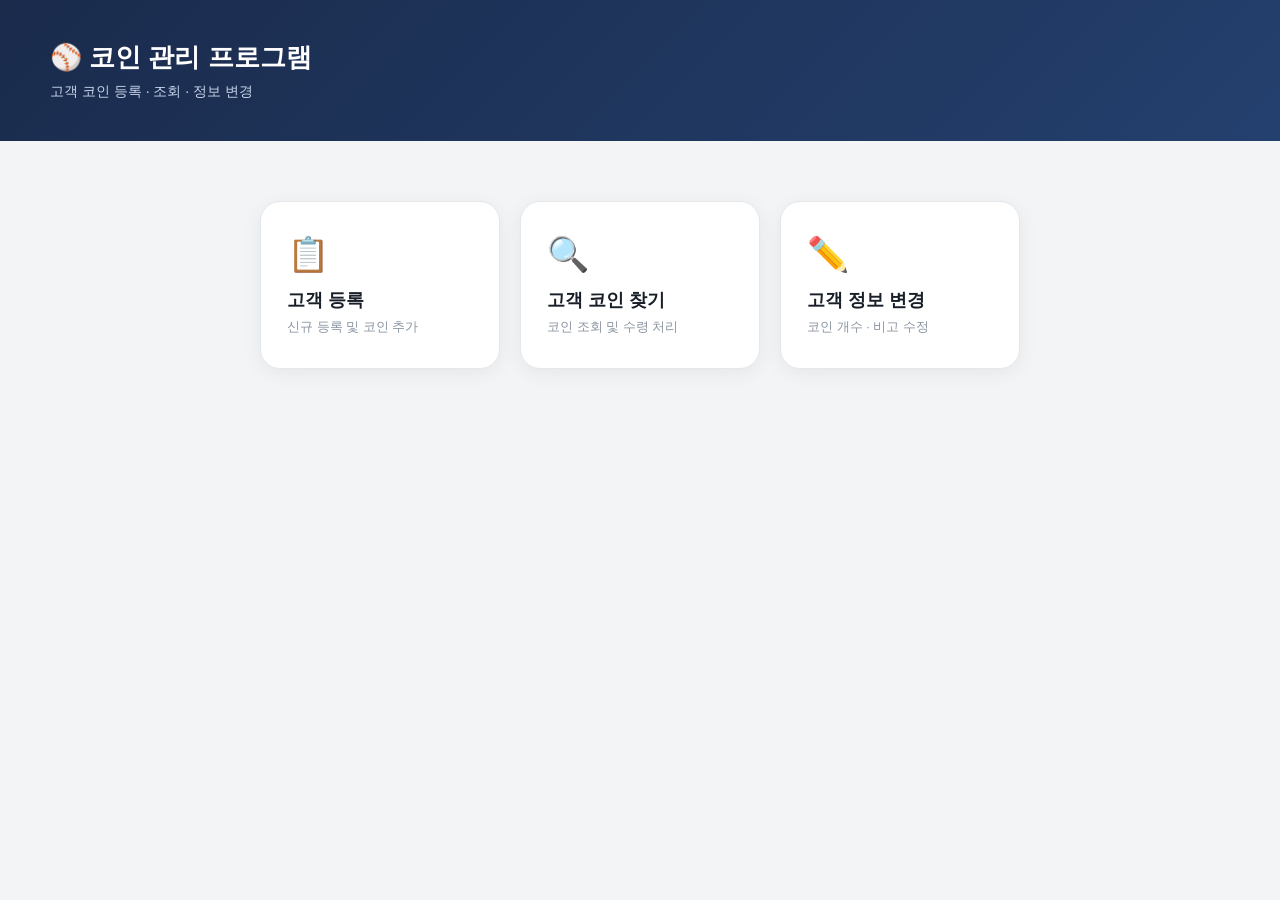
<file: templates/index.html>
<!DOCTYPE html>
<html lang="ko">
<head>
<meta charset="UTF-8">
<title>코인 관리 프로그램</title>
<link rel="stylesheet" href="/static/style.css">
</head>
<body>
  <div class="header">
    <h1>⚾ 코인 관리 프로그램</h1>
    <p>고객 코인 등록 · 조회 · 정보 변경</p>
  </div>
  <div class="container">
    <div class="menu-grid">
      <a class="menu-card" href="/register">
        <span class="icon">📋</span>
        <h3>고객 등록</h3>
        <p>신규 등록 및 코인 추가</p>
      </a>
      <a class="menu-card" href="/search">
        <span class="icon">🔍</span>
        <h3>고객 코인 찾기</h3>
        <p>코인 조회 및 수령 처리</p>
      </a>
      <a class="menu-card" href="/edit">
        <span class="icon">✏️</span>
        <h3>고객 정보 변경</h3>
        <p>코인 개수 · 비고 수정</p>
      </a>
    </div>
  </div>
</body>
</html>
</file>
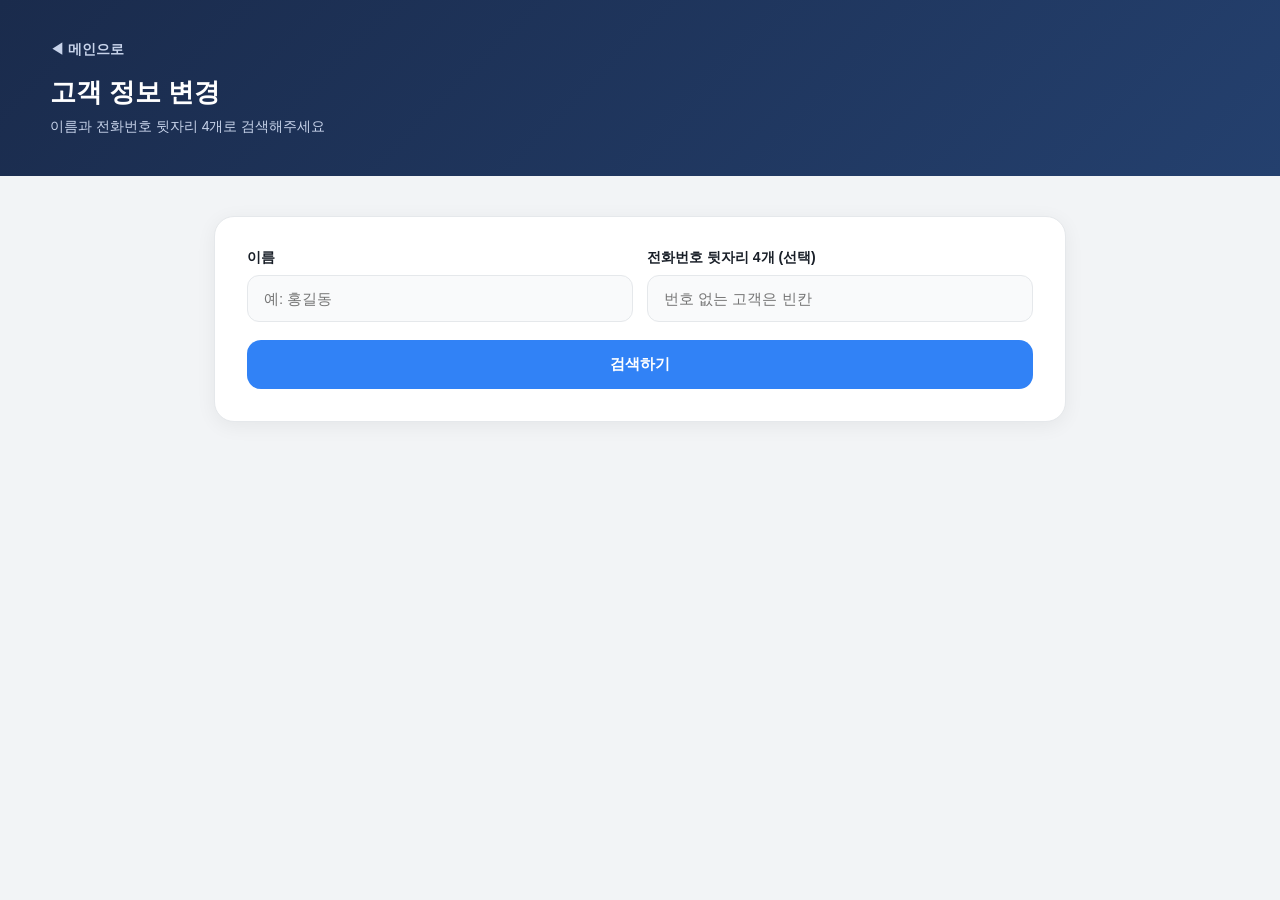
<file: templates/edit.html>
<!DOCTYPE html>
<html lang="ko">
<head>
<meta charset="UTF-8">
<title>고객 정보 변경</title>
<link rel="stylesheet" href="/static/style.css">
</head>
<body>
  <div class="header">
    <a class="back" href="/">◀ 메인으로</a>
    <h1>고객 정보 변경</h1>
    <p>이름과 전화번호 뒷자리 4개로 검색해주세요</p>
  </div>
  <div class="container">
    <div class="card">
      <div class="search-row">
        <div class="field">
          <label>이름</label>
          <input id="name" type="text" placeholder="예: 홍길동">
        </div>
        <div class="field">
          <!-- 가이드 문구를 선택 항목으로 직관적으로 수정했습니다 -->
          <label>전화번호 뒷자리 4개 (선택)</label>
          <input id="last4" type="text" placeholder="번호 없는 고객은 빈칸" maxlength="4">
        </div>
      </div>
      <button class="btn btn-blue btn-full" style="margin-top:18px" onclick="doSearch()">검색하기</button>
    </div>
    <div id="results"></div>
  </div>

  <div class="modal-overlay" id="modal-overlay">
    <div class="modal-box">
      <h3 id="modal-title"></h3>
      <div class="content" id="modal-content"></div>
      <div class="modal-btns">
        <button class="btn btn-gray" id="modal-no">아니오</button>
        <button class="btn btn-blue" id="modal-yes">예</button>
      </div>
    </div>
  </div>

<script src="/static/script.js"></script>
<script>
// [변경점 1] 페이지가 열리면 이름과 뒷자리 검색창에 엔터키 이벤트를 심어줍니다.
document.addEventListener("DOMContentLoaded", () => {
  const inputs = [document.getElementById("name"), document.getElementById("last4")];
  inputs.forEach(input => {
    input.addEventListener("keydown", (event) => {
      if (event.key === "Enter") {
        event.preventDefault();
        doSearch(); // 엔터 누르면 검색 실행
      }
    });
  });
});

async function doSearch() {
  const name = document.getElementById("name").value.trim();
  const last4 = document.getElementById("last4").value.trim();
  const res = await fetch("/api/edit_search", {
    method: "POST", headers: {"Content-Type": "application/json"},
    body: JSON.stringify({name, last4})
  });
  const data = await res.json();
  const resultsDiv = document.getElementById("results");
  resultsDiv.innerHTML = "";

  if (!data.ok) { showAlert("입력 확인", data.msg); return; }
  if (data.results.length === 0) {
    resultsDiv.innerHTML = '<div class="empty-msg">🔍 일치하는 고객 정보를 찾을 수 없습니다.</div>';
    return;
  }

  data.results.forEach(row => {
    const div = document.createElement("div");
    div.className = "result-card";
    div.innerHTML = `
      <div class="result-top">
        <span class="name">${row.name}</span>
        <span class="phone">${row.phone}</span>
        <span class="disabled-tag">이름/전화번호 수정 불가</span>
      </div>
      <div class="field">
        <label>코인 개수</label>
        <input id="coin-${row.idx}" type="text" value="${row.coin}">
      </div>
      <div class="field">
        <label>기타(비고)</label>
        <input id="memo-${row.idx}" type="text" value="${row.memo || ''}">
      </div>
      <button class="btn btn-blue" onclick="requestEdit(${row.idx})">변경하기</button>
    `;
    resultsDiv.appendChild(div);

    // [변경점 2] 검색 결과 내 코인 개수나 기타(비고) 입력란에서 엔터키를 쳐도 변경 처리가 실행되게 연결했습니다.
    const editInputs = [document.getElementById(`coin-${row.idx}`), document.getElementById(`memo-${row.idx}`)];
    editInputs.forEach(input => {
      input.addEventListener("keydown", (event) => {
        if (event.key === "Enter") {
          event.preventDefault();
          requestEdit(row.idx); // 엔터 누르면 변경 처리 함수 실행
        }
      });
    });
  });
}

async function requestEdit(idx) {
  const coin = document.getElementById(`coin-${idx}`).value.trim();
  const memo = document.getElementById(`memo-${idx}`).value.trim();

  const res = await fetch("/api/edit", {
    method: "POST", headers: {"Content-Type": "application/json"},
    body: JSON.stringify({idx, coin, memo})
  });
  const data = await res.json();
  if (!data.ok) { showAlert("입력 확인", data.msg); return; }
  if (data.no_change) { showAlert("알림", "변경된 내용이 없습니다."); return; }

  showModal(
    "변경 확인",
    `${data.name} 고객님 정보 변경\n\n[변경 전]\n코인 개수: ${data.old_coin}개\n기타: ${data.old_memo || "(없음)"}\n\n[변경 후]\n코인 개수: ${data.new_coin}개\n기타: ${data.new_memo || "(없음)"}\n\n정말로 변경하시겠습니까?`,
    async () => {
      const res2 = await fetch("/api/edit/confirm", {
        method: "POST", headers: {"Content-Type": "application/json"},
        body: JSON.stringify({idx: data.idx, new_coin: data.new_coin, new_memo: data.new_memo})
      });
      const data2 = await res2.json();
      showAlert("완료", data2.msg);
      setTimeout(() => doSearch(), 1200);
    },
    "변경하기", "btn-blue"
  );
}
</script>
</body>
</html>
</file>
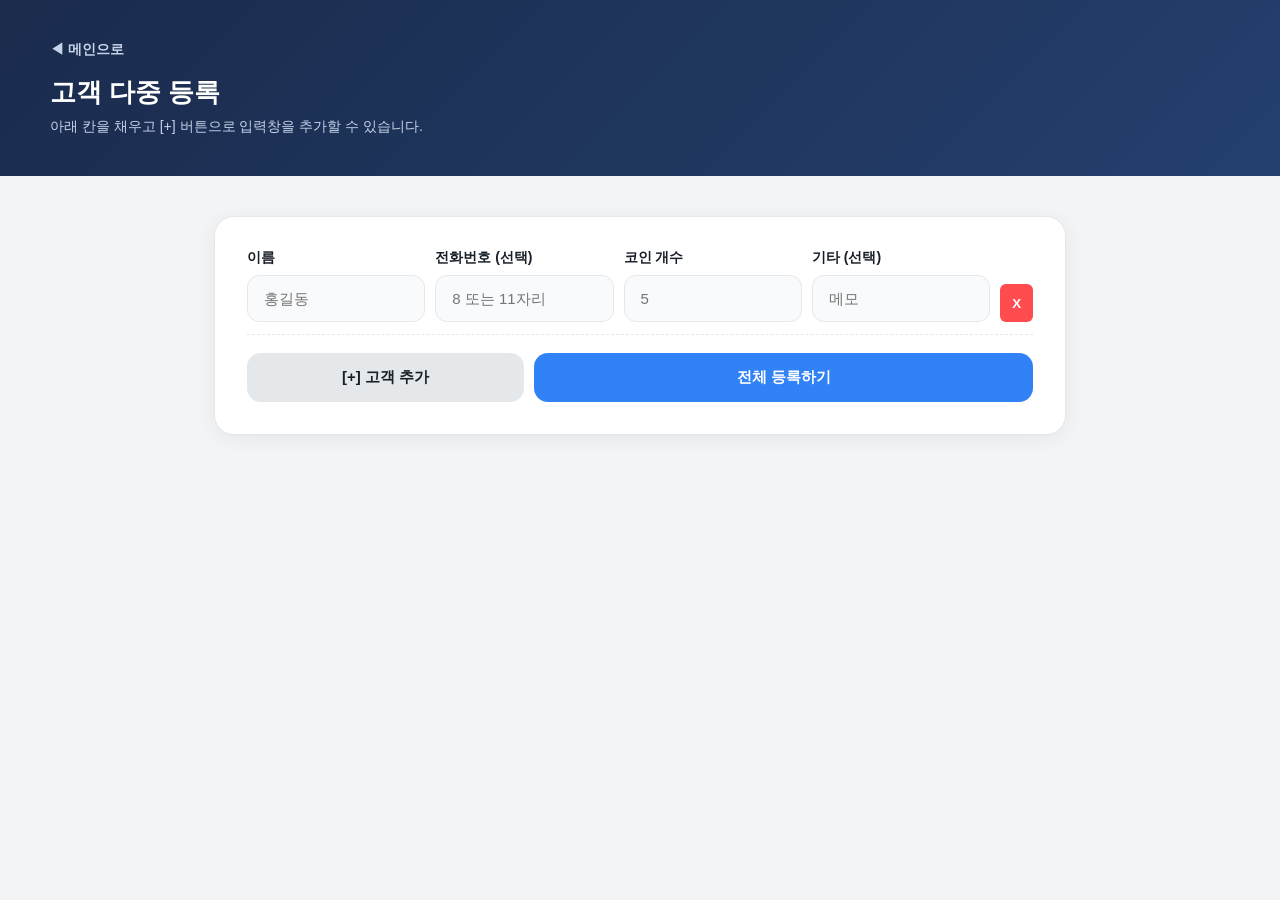
<file: templates/register.html>
<!DOCTYPE html>
<html lang="ko">
<head>
<meta charset="UTF-8">
<title>고객 대량 등록</title>
<link rel="stylesheet" href="/static/style.css">
<style>
  .customer-row {
    display: flex;
    gap: 10px;
    align-items: flex-end;
    margin-bottom: 12px;
    padding-bottom: 12px;
    border-bottom: 1px dashed #E5E8EB;
  }
  .customer-row .field {
    flex: 1;
    margin-bottom: 0;
  }
  .btn-remove {
    background-color: #FF4D4F;
    color: white;
    border: none;
    border-radius: 6px;
    height: 38px;
    padding: 0 12px;
    cursor: pointer;
    font-weight: bold;
  }
  .action-buttons {
    display: flex;
    gap: 10px;
    margin-top: 18px;
  }
</style>
</head>
<body>
  <div class="header">
    <a class="back" href="/">◀ 메인으로</a>
    <h1>고객 다중 등록</h1>
    <p>아래 칸을 채우고 [+] 버튼으로 입력창을 추가할 수 있습니다.</p>
  </div>
  <div class="container">
    <div class="card">
      <!-- 입력 행들이 추가될 공간 -->
      <div id="customer-list-container">
        <!-- 첫 번째 행 기본 제공 -->
        <div class="customer-row" id="row-0">
          <div class="field">
            <label>이름</label>
            <input class="input-name" type="text" placeholder="홍길동">
          </div>
          <div class="field">
            <label>전화번호 (선택)</label>
            <input class="input-phone" type="text" placeholder="8 또는 11자리">
          </div>
          <div class="field">
            <label>코인 개수</label>
            <input class="input-coin" type="text" placeholder="5">
          </div>
          <div class="field">
            <label>기타 (선택)</label>
            <input class="input-memo" type="text" placeholder="메모">
          </div>
          <button class="btn-remove" onclick="removeRow(0)">X</button>
        </div>
      </div>

      <div class="action-buttons">
        <button class="btn btn-gray" style="flex: 1;" onclick="addRow()">[+] 고객 추가</button>
        <button class="btn btn-blue" style="flex: 2;" onclick="submitAllRegister()">전체 등록하기</button>
      </div>
    </div>
  </div>

  <div class="modal-overlay" id="modal-overlay">
    <div class="modal-box">
      <h3 id="modal-title"></h3>
      <div class="content" id="modal-content" style="white-space: pre-wrap; text-align: left; max-height: 300px; overflow-y: auto;"></div>
      <div class="modal-btns">
        <button class="btn btn-gray" id="modal-no">아니오</button>
        <button class="btn btn-blue" id="modal-yes">예</button>
      </div>
    </div>
  </div>

<script src="/static/script.js"></script>
<script>
let rowCounter = 1;
let pendingResults = [];
let currentConfirmIndex = 0;

// 입력 행 추가 함수
function addRow() {
  const container = document.getElementById("customer-list-container");
  const rowId = rowCounter++;
  
  const div = document.createElement("div");
  div.className = "customer-row";
  div.id = `row-${rowId}`;
  div.innerHTML = `
    <div class="field">
      <input class="input-name" type="text" placeholder="홍길동">
    </div>
    <div class="field">
      <input class="input-phone" type="text" placeholder="8 또는 11자리">
    </div>
    <div class="field">
      <input class="input-coin" type="text" placeholder="5">
    </div>
    <div class="field">
      <input class="input-memo" type="text" placeholder="메모">
    </div>
    <button class="btn-remove" onclick="removeRow(${rowId})">X</button>
  `;
  container.appendChild(div);
  bindEnterKey(div);
}

// 입력 행 삭제 함수
function removeRow(id) {
  const rows = document.querySelectorAll(".customer-row");
  if (rows.length <= 1) {
    showAlert("알림", "최소 1개의 입력 칸은 있어야 합니다.");
    return;
  }
  document.getElementById(`row-${id}`).remove();
}

// 엔터키 바인딩 함수
function bindEnterKey(rowElement) {
  const inputs = rowElement.querySelectorAll("input");
  inputs.forEach(input => {
    input.addEventListener("keydown", (e) => {
      if (e.key === "Enter") {
        e.preventDefault();
        submitAllRegister();
      }
    });
  });
}

// 페이지 최초 로드 시 첫 행에 엔터키 바인딩
document.addEventListener("DOMContentLoaded", () => {
  bindEnterKey(document.getElementById("row-0"));
});

// 전체 취합 후 1차 서버 검증 요청
async function submitAllRegister() {
  const rows = document.querySelectorAll(".customer-row");
  const payload = [];

  for (let row of rows) {
    const name = row.querySelector(".input-name").value.trim();
    const phone = row.querySelector(".input-phone").value.trim();
    const coin = row.querySelector(".input-coin").value.trim();
    const memo = row.querySelector(".input-memo").value.trim();

    // 완전히 비어있는 행은 전송에서 제외 (실수 방지)
    if (!name && !phone && !coin && !memo) continue;

    payload.push({ name, phone, coin, memo });
  }

  if (payload.length === 0) {
    showAlert("입력 확인", "등록할 고객 정보를 하나 이상 입력해주세요.");
    return;
  }

  const res = await fetch("/api/register", {
    method: "POST", 
    headers: {"Content-Type": "application/json"},
    body: JSON.stringify(payload)
  });
  const data = await res.json();
  if (!data.ok) { showAlert("입력 확인", data.msg); return; }

  // 검증된 리스트를 들고 연속 모달 팝업 프로세스 진입
  pendingResults = data.results;
  currentConfirmIndex = 0;
  processNextConfirm();
}

// 여러 명을 하나씩 순차적으로 컨펌 창을 띄워주는 재귀 처리 함수
function processNextConfirm() {
  if (currentConfirmIndex >= pendingResults.length) {
    showAlert("완료", "모든 고객 등록/합산 처리가 완료되었습니다.");
    setTimeout(() => window.location.href = "/", 1200);
    return;
  }

  const data = pendingResults[currentConfirmIndex];
  const totalCount = pendingResults.length;
  const currentNum = currentConfirmIndex + 1;
  const progressTag = `[${currentNum} / ${totalCount}] `;

  if (data.exists) {
    showModal(
      progressTag + "기존 고객 코인 합산",
      `${data.name} 고객님은 이미 등록되어 있습니다.\n\n기존 코인: ${data.old_coin}개\n추가 코인: ${data.add_coin}개\n합산 후 코인: ${data.new_coin}개\n\n보관일을 오늘(${data.today})로 갱신하고 합산 처리하시겠습니까?`,
      () => { askMemoUpdate(data); },
      "합산하기", "btn-blue"
    );
  } else {
    showModal(
      progressTag + "신규 등록 확인",
      `다음 내용으로 신규 등록하시겠습니까?\n\n이름: ${data.name}\n전화번호: ${data.phone || "(없음)"}\n코인 개수: ${data.coin}개\n보관일: ${data.today}\n기타: ${data.memo || "(없음)"}`,
      () => { executeConfirm(data, false); },
      "등록하기", "btn-blue"
    );
  }
}

function askMemoUpdate(data) {
  if (!data.memo) { executeConfirm(data, false); return; }
  showModal(
    "기타 정보 수정",
    `${data.name} 고객님의 기타(비고) 내용을 입력한 메모로 수정하시겠습니까?`,
    () => { executeConfirm(data, true); },
    "수정함", "btn-blue"
  );
}

// 최종 한 명씩 컨펌 완료를 날리는 함수
async function executeConfirm(singleData, updateMemo) {
  const body = { ...singleData, update_memo: updateMemo };
  await fetch("/api/register/confirm", {
    method: "POST", 
    headers: {"Content-Type": "application/json"},
    body: JSON.stringify(body)
  });
  
  // 성공하면 인덱스를 1 늘리고 다음 고객 팝업 띄움
  currentConfirmIndex++;
  processNextConfirm();
}
</script>
</body>
</html>
</file>
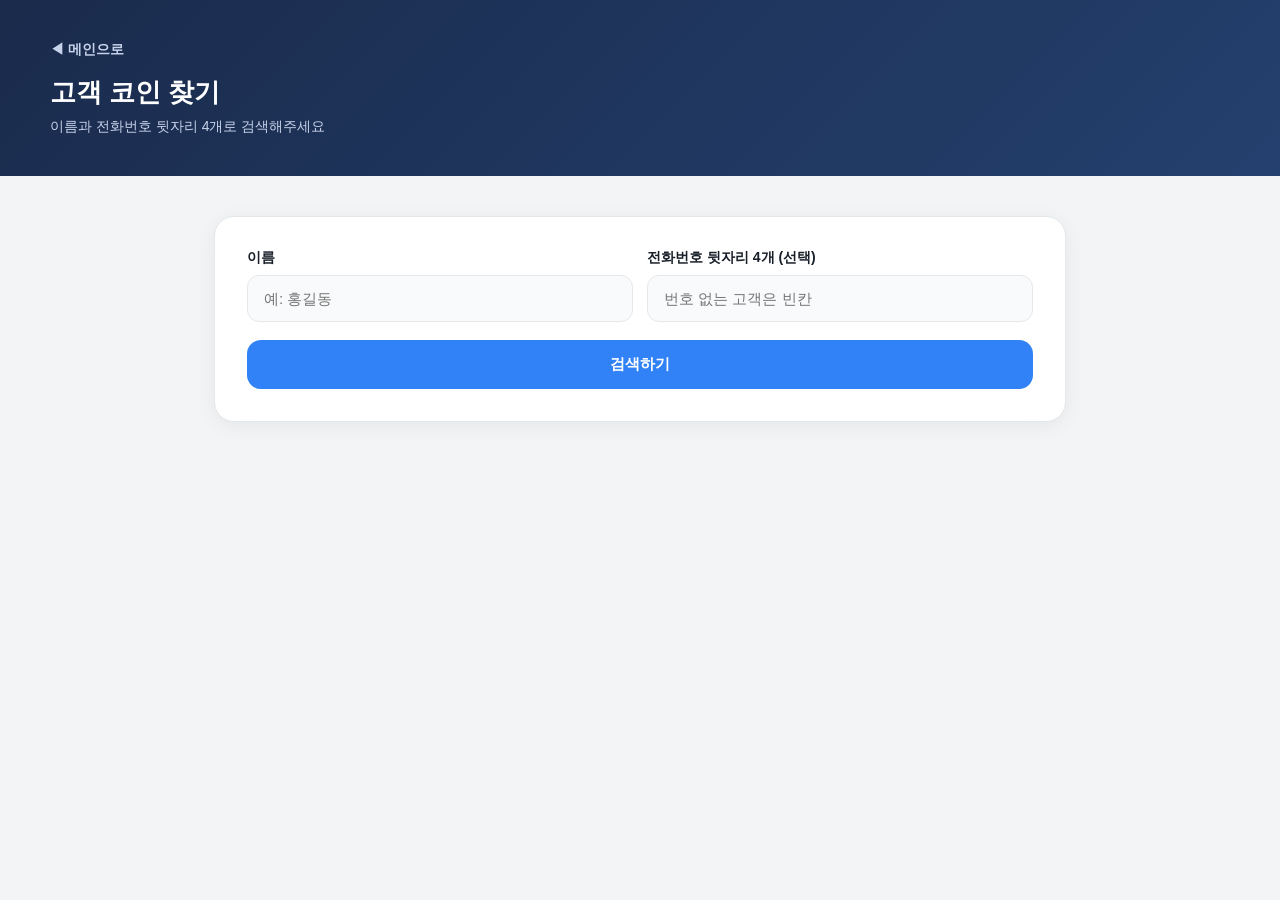
<file: templates/search.html>
<!DOCTYPE html>
<html lang="ko">
<head>
<meta charset="UTF-8">
<title>고객 코인 찾기</title>
<link rel="stylesheet" href="/static/style.css">
</head>
<body>
  <div class="header">
    <a class="back" href="/">◀ 메인으로</a>
    <h1>고객 코인 찾기</h1>
    <p>이름과 전화번호 뒷자리 4개로 검색해주세요</p>
  </div>
  <div class="container">
    <div class="card">
      <div class="search-row">
        <div class="field">
          <label>이름</label>
          <input id="name" type="text" placeholder="예: 홍길동">
        </div>
        <div class="field">
          <!-- 가이드 문구를 선택 항목으로 직관적으로 수정했습니다 -->
          <label>전화번호 뒷자리 4개 (선택)</label>
          <input id="last4" type="text" placeholder="번호 없는 고객은 빈칸" maxlength="4">
        </div>
      </div>
      <button class="btn btn-blue btn-full" style="margin-top:18px" onclick="doSearch()">검색하기</button>
    </div>
    <div id="results"></div>
  </div>

  <div class="modal-overlay" id="modal-overlay">
    <div class="modal-box">
      <h3 id="modal-title"></h3>
      <div class="content" id="modal-content"></div>
      <div class="modal-btns">
        <button class="btn btn-gray" id="modal-no">아니오</button>
        <button class="btn btn-blue" id="modal-yes">예</button>
      </div>
    </div>
  </div>

<script src="/static/script.js"></script>
<script>
// [변경점 1] 페이지가 열리면 이름과 뒷자리 입력창에 엔터키 이벤트를 자동으로 심어줍니다.
document.addEventListener("DOMContentLoaded", () => {
  const inputs = [document.getElementById("name"), document.getElementById("last4")];
  inputs.forEach(input => {
    input.addEventListener("keydown", (event) => {
      if (event.key === "Enter") {
        event.preventDefault();
        doSearch(); // 엔터 누르면 검색 실행
      }
    });
  });
});

async function doSearch() {
  const name = document.getElementById("name").value.trim();
  const last4 = document.getElementById("last4").value.trim();
  const res = await fetch("/api/search", {
    method: "POST", headers: {"Content-Type": "application/json"},
    body: JSON.stringify({name, last4})
  });
  const data = await res.json();
  const resultsDiv = document.getElementById("results");
  resultsDiv.innerHTML = "";

  if (!data.ok) { showAlert("입력 확인", data.msg); return; }
  if (data.results.length === 0) {
    resultsDiv.innerHTML = '<div class="empty-msg">🔍 일치하는 고객 정보를 찾을 수 없습니다.</div>';
    return;
  }

  data.results.forEach(row => {
    const div = document.createElement("div");
    div.className = "result-card";
    let withdrawHtml = '<p style="color:#8B95A1;font-weight:700;margin-top:14px;">수령 가능한 코인이 없습니다.</p>';
    if (row.coin > 0) {
      withdrawHtml = `
        <div class="withdraw-row">
          <span style="font-weight:700;">수령할 코인 개수</span>
          <input type="text" id="amt-${row.idx}" placeholder="숫자">
          <button class="btn btn-green" onclick="requestWithdraw(${row.idx}, '${row.name}')">수령 완료</button>
        </div>`;
    }
    div.innerHTML = `
      <div class="result-top">
        <span class="name">${row.name}</span>
        <span class="phone">${row.phone}</span>
      </div>
      <div class="coin-box">
        <div class="label">현재 남은 코인</div>
        <div class="value">${row.coin}개</div>
      </div>
      <div class="info-row"><span class="k">보관일</span><span class="v">${row.stock_date || "-"}</span></div>
      <div class="info-row"><span class="k">수령일</span><span class="v">${row.receipt_date || "-"}</span></div>
      <div class="info-row"><span class="k">비고</span><span class="v">${row.memo || "-"}</span></div>
      ${withdrawHtml}
    `;
    resultsDiv.appendChild(div);

    // [변경점 2] 코인 수령할 개수 적는 칸에서도 숫자 적고 엔터 치면 바로 수령 신청 버튼이 눌리게 연동했습니다.
    if (row.coin > 0) {
      const amtInput = document.getElementById(`amt-${row.idx}`);
      amtInput.addEventListener("keydown", (event) => {
        if (event.key === "Enter") {
          event.preventDefault();
          requestWithdraw(row.idx, row.name);
        }
      });
    }
  });
}

async function requestWithdraw(idx, name) {
  const amount = document.getElementById(`amt-${idx}`).value.trim();
  const res = await fetch("/api/withdraw", {
    method: "POST", headers: {"Content-Type": "application/json"},
    body: JSON.stringify({idx, amount})
  });
  const data = await res.json();
  if (!data.ok) { showAlert("입력 확인", data.msg); return; }

  showModal(
    "수령 처리 확인",
    `${data.name} 고객님\n\n현재 코인: ${data.current_coin}개\n수령할 코인: ${data.amount}개\n수령 후 남은 코인: ${data.new_coin}개\n\n수령일을 오늘(${data.today})로 처리하시겠습니까?`,
    async () => {
      const res2 = await fetch("/api/withdraw/confirm", {
        method: "POST", headers: {"Content-Type": "application/json"},
        body: JSON.stringify({idx: data.idx, new_coin: data.new_coin})
      });
      const data2 = await res2.json();
      showAlert("처리 완료", `${name} 고객님의 코인 수령 처리가 완료되었습니다.\n남은 코인: ${data2.new_coin}개`);
      setTimeout(() => doSearch(), 1200);
    },
    "수령 완료", "btn-green"
  );
}
</script>
</body>
</html>
</file>
<file: static/style.css>
:root {
  --blue: #3182F6;
  --blue-dark: #1B64DA;
  --green: #12B76A;
  --green-dark: #0E9257;
  --navy: #1A2B4C;
  --red: #F04452;
  --bg: #F2F4F6;
  --card: #FFFFFF;
  --text-main: #191F28;
  --text-sub: #8B95A1;
  --border: #E5E8EB;
  --shadow: 0 4px 20px rgba(0,0,0,0.06);
}

* { box-sizing: border-box; }

body {
  margin: 0;
  font-family: 'Pretendard', 'Malgun Gothic', -apple-system, sans-serif;
  background: var(--bg);
  color: var(--text-main);
}

.header {
  background: linear-gradient(135deg, var(--navy), #24406E);
  color: white;
  padding: 40px 50px;
}

.header h1 {
  margin: 0;
  font-size: 26px;
  font-weight: 800;
}

.header p {
  margin: 8px 0 0;
  color: #C7D3EA;
  font-size: 14px;
}

.header .back {
  color: #C7D3EA;
  text-decoration: none;
  font-size: 14px;
  font-weight: 600;
  display: inline-block;
  margin-bottom: 16px;
  transition: opacity 0.2s;
}
.header .back:hover { opacity: 0.7; }

.container {
  max-width: 900px;
  margin: 0 auto;
  padding: 40px 24px 80px;
}

.menu-grid {
  display: flex;
  gap: 20px;
  justify-content: center;
  flex-wrap: wrap;
  margin-top: 20px;
}

.menu-card {
  background: var(--card);
  border-radius: 20px;
  box-shadow: var(--shadow);
  padding: 32px 26px;
  width: 240px;
  text-align: left;
  text-decoration: none;
  color: var(--text-main);
  transition: transform 0.18s ease, box-shadow 0.18s ease;
  border: 1px solid var(--border);
}

.menu-card:hover {
  transform: translateY(-6px);
  box-shadow: 0 12px 28px rgba(0,0,0,0.10);
}

.menu-card .icon {
  font-size: 34px;
  margin-bottom: 14px;
  display: block;
}

.menu-card h3 {
  margin: 0 0 6px;
  font-size: 18px;
  font-weight: 800;
}

.menu-card p {
  margin: 0;
  font-size: 13px;
  color: var(--text-sub);
}

.card {
  background: var(--card);
  border-radius: 20px;
  box-shadow: var(--shadow);
  padding: 32px;
  border: 1px solid var(--border);
  margin-bottom: 20px;
}

.field {
  margin-bottom: 18px;
}

.field label {
  display: block;
  font-size: 14px;
  font-weight: 700;
  margin-bottom: 8px;
  color: var(--text-main);
}

.field input {
  width: 100%;
  padding: 14px 16px;
  font-size: 15px;
  border-radius: 12px;
  border: 1.5px solid var(--border);
  background: #F9FAFB;
  transition: border 0.15s ease, background 0.15s ease;
}

.field input:focus {
  outline: none;
  border-color: var(--blue);
  background: white;
}

.btn {
  display: inline-block;
  padding: 15px 28px;
  border-radius: 14px;
  font-size: 15px;
  font-weight: 800;
  border: none;
  cursor: pointer;
  transition: transform 0.12s ease, filter 0.12s ease;
  color: white;
}
.btn:hover { filter: brightness(1.06); transform: translateY(-1px); }
.btn:active { transform: translateY(0); }

.btn-blue { background: var(--blue); }
.btn-green { background: var(--green); }
.btn-full { width: 100%; }

.search-row {
  display: flex;
  gap: 14px;
}
.search-row .field { flex: 1; margin-bottom: 0; }

.result-card {
  background: var(--card);
  border-radius: 20px;
  box-shadow: var(--shadow);
  padding: 28px;
  margin-top: 20px;
  border: 1px solid var(--border);
}

.result-top {
  display: flex;
  align-items: baseline;
  gap: 10px;
  margin-bottom: 18px;
}

.result-top .name {
  font-size: 20px;
  font-weight: 800;
  color: var(--navy);
}

.result-top .phone {
  font-size: 13px;
  color: var(--text-sub);
}

.coin-box {
  background: #EAF2FF;
  border-radius: 16px;
  padding: 18px 22px;
  margin-bottom: 18px;
}

.coin-box .label {
  font-size: 13px;
  color: var(--text-sub);
  margin-bottom: 4px;
}

.coin-box .value {
  font-size: 30px;
  font-weight: 900;
  color: var(--blue-dark);
}

.info-row {
  display: flex;
  padding: 6px 0;
  font-size: 14px;
}

.info-row .k {
  width: 90px;
  color: var(--text-sub);
  font-weight: 700;
}

.info-row .v {
  font-weight: 700;
  color: var(--text-main);
}

.withdraw-row {
  display: flex;
  align-items: center;
  gap: 12px;
  margin-top: 18px;
}

.withdraw-row input {
  width: 90px;
  padding: 12px 14px;
  border-radius: 12px;
  border: 1.5px solid var(--border);
  font-size: 15px;
  text-align: center;
}

.empty-msg {
  text-align: center;
  padding: 40px 0;
  color: var(--red);
  font-weight: 700;
}

.disabled-tag {
  font-size: 12px;
  color: var(--text-sub);
  background: #F0F1F3;
  padding: 3px 10px;
  border-radius: 20px;
}

.modal-overlay {
  display: none;
  position: fixed;
  top: 0; left: 0; right: 0; bottom: 0;
  background: rgba(20,25,35,0.45);
  align-items: center;
  justify-content: center;
  z-index: 100;
}

.modal-overlay.active { display: flex; }

.modal-box {
  background: white;
  border-radius: 20px;
  padding: 32px;
  width: 380px;
  box-shadow: 0 20px 50px rgba(0,0,0,0.25);
}

.modal-box h3 {
  margin: 0 0 14px;
  font-size: 18px;
  font-weight: 800;
}

.modal-box .content {
  font-size: 14px;
  line-height: 1.7;
  color: var(--text-main);
  white-space: pre-line;
  margin-bottom: 24px;
}

.modal-btns {
  display: flex;
  gap: 10px;
}

.modal-btns .btn {
  flex: 1;
  text-align: center;
}

.btn-gray {
  background: #E5E8EB;
  color: var(--text-main);
}
</file>
